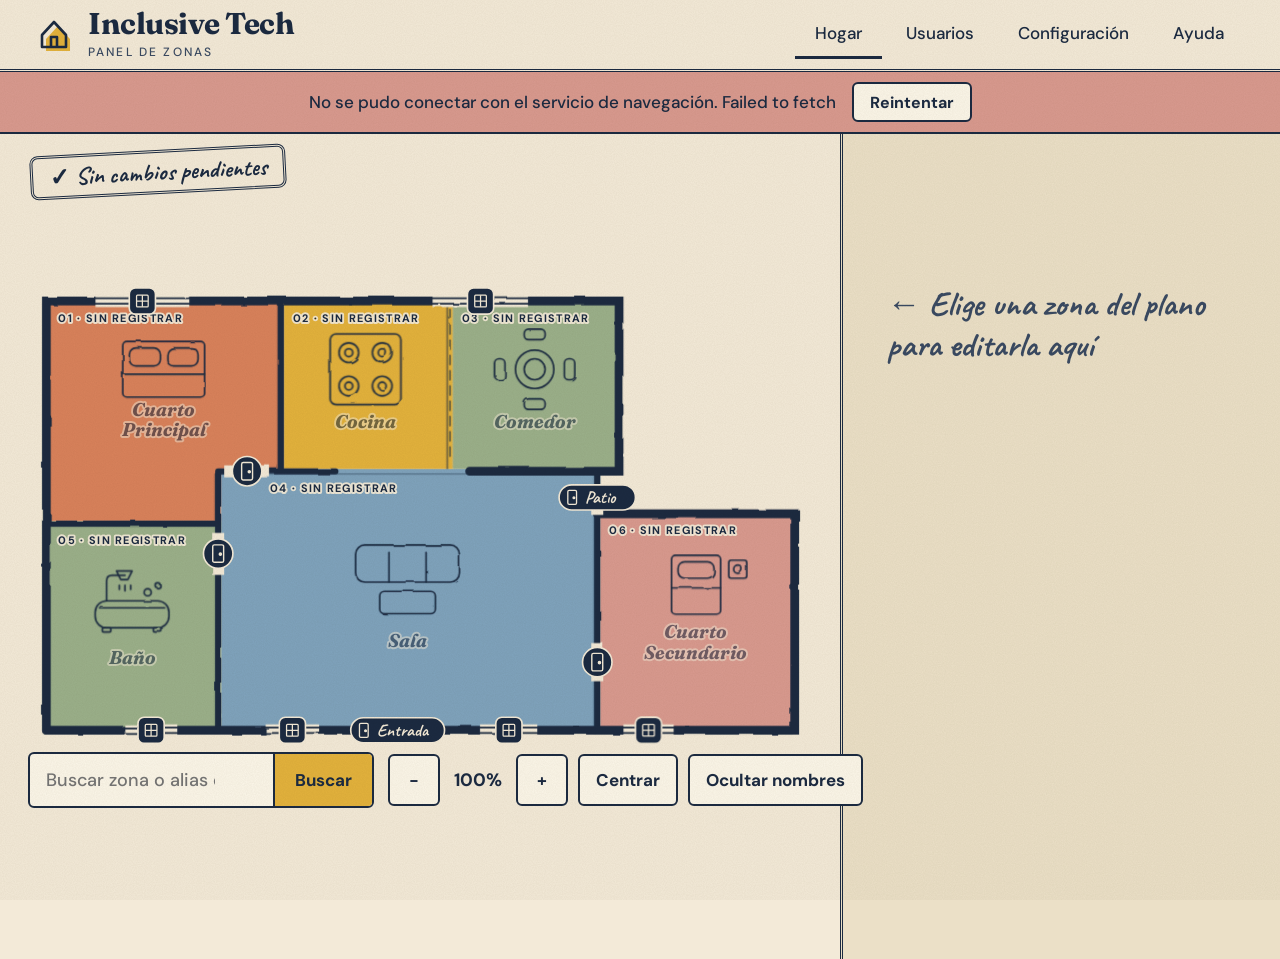
<file: frontend/index.html>
<!DOCTYPE html>
<!--
    Inclusive Tech · Admin panel (Hogar tab: floor plan)
    Structure only. Styles live in css/styles.css, behaviour in js/*.js.
    Scripts are classic <script> tags (no ES modules) so the page works when
    opened directly from disk (file://).
-->
<html lang="es">

<head>
    <meta charset="utf-8">
    <meta name="viewport" content="width=device-width, initial-scale=1, viewport-fit=cover">
    <title>Inclusive Tech · Panel de zonas</title>
    <link rel="preconnect" href="https://fonts.googleapis.com">
    <link rel="preconnect" href="https://fonts.gstatic.com" crossorigin>
    <link
        href="https://fonts.googleapis.com/css2?family=Caveat:wght@500;700&family=DM+Sans:wght@400;500;700&family=Fraunces:opsz,wght@9..144,500;9..144,700&display=swap"
        rel="stylesheet">

    <link rel="stylesheet" href="css/base.css">
    <link rel="stylesheet" href="css/home.css">
    <link rel="stylesheet" href="css/users.css">
</head>

<body>
    <header class="topbar">
        <div class="brand">
            <svg width="40" height="40" viewBox="0 0 40 40" fill="none" stroke="#1b2a41" stroke-width="2.6"
                stroke-linejoin="round" aria-hidden="true">
                <path d="M8 22 20 9l12 13v12H8z" fill="#e3b23c" transform="translate(2 2)" stroke="none" />
                <path d="M6 20 18 7l12 13v12H6zM15 32V22h6v10" />
            </svg>
            <div><b>Inclusive Tech</b><small>Panel de zonas</small></div>
        </div>
        <nav aria-label="Principal">
            <a href="#" data-tab="home" aria-current="page">Hogar</a>
            <a href="#" data-tab="users">Usuarios</a>
            <a href="#" data-tab="settings">Configuración</a>
            <a href="#" data-tab="help">Ayuda</a>
        </nav>
    </header>

    <div id="banner" class="banner" role="alert" hidden>
        <span id="bannerText"></span>
        <button id="bannerRetry" type="button">Reintentar</button>
    </div>

    <main id="stage" data-view="home">
        <div id="side" aria-hidden="true">
            <p id="hint">← Elige una zona del plano para editarla aquí</p>
        </div>

        <div id="stamp" role="status" aria-live="polite">
            <span id="stampIcon">✓</span> <span id="stampText">Sin cambios pendientes</span>
        </div>

        <div id="area">
            <div id="view">
                <svg id="plan" viewBox="30 100 1430 850" role="group"
                    aria-label="Plano de planta de la casa, vista desde arriba">
                    <defs>
                        <filter id="rough" x="-2%" y="-2%" width="104%" height="104%">
                            <feTurbulence type="fractalNoise" baseFrequency=".02" numOctaves="2" seed="4" />
                            <feDisplacementMap in="SourceGraphic" scale="5" />
                        </filter>
                        <pattern id="hatch" width="16" height="16" patternUnits="userSpaceOnUse"
                            patternTransform="rotate(45)">
                            <line x1="0" y1="0" x2="0" y2="16" stroke="#1b2a41" stroke-width="2.2" opacity=".35" />
                        </pattern>
                    </defs>
                    <g id="layer-fill"></g>
                    <g id="layer-furniture" filter="url(#rough)"></g>
                    <g id="layer-walls" filter="url(#rough)" fill="none" stroke="#1b2a41" stroke-linecap="round"
                        stroke-linejoin="miter"></g>
                    <g id="layer-selection" filter="url(#rough)"></g>
                    <g id="layer-hit"></g>
                    <g id="layer-labels"></g>
                    <g id="layer-doors"></g>
                </svg>
            </div>
        </div>

        <div id="bottom">
            <div id="searchWrap">
                <div id="searchNote" role="status" hidden></div>
                <ul id="suggestions" hidden></ul>
                <form id="searchForm" role="search">
                    <input id="searchInput" type="search" placeholder="Buscar zona o alias de voz…"
                        aria-label="Buscar zona por nombre o alias" autocomplete="off">
                    <button type="submit">Buscar</button>
                </form>
            </div>
            <div id="controls">
                <button id="zoomOut" type="button" aria-label="Alejar">−</button>
                <span id="zoomLabel">100%</span>
                <button id="zoomIn" type="button" aria-label="Acercar">+</button>
                <button id="zoomReset" type="button">Centrar</button>
                <button id="toggleNames" type="button">Ocultar nombres</button>
            </div>
        </div>

        <svg id="overlay" aria-hidden="true">
            <defs>
                <mask id="connectorMask" maskUnits="userSpaceOnUse" x="0" y="0" width="3000" height="2000">
                    <path id="connectorMaskPath" pathLength="1" stroke="#fff" stroke-width="10" fill="none" />
                </mask>
            </defs>
            <path id="connectorLine" mask="url(#connectorMask)" fill="none" stroke="#1b2a41" stroke-width="3.4"
                stroke-dasharray="0.1 9" stroke-linecap="round" />
            <g id="pinStart">
                <circle r="9" fill="#c4452f" stroke="#1b2a41" stroke-width="2" />
                <circle cx="-3" cy="-3" r="3" fill="#f4d9d0" />
            </g>
            <circle id="pinEnd" r="5" fill="#fbf6e9" stroke="#1b2a41" stroke-width="2" />
        </svg>

        <aside id="ficha" aria-label="Ficha de la zona seleccionada">
            <i id="fichaAnchor"></i>
            <div class="ficha-head">
                <span class="ficha-zone">Ficha · Zona <b id="fichaNumber"></b></span>
                <button class="close-btn" id="fichaClose" type="button" aria-label="Cerrar ficha">×</button>
            </div>

            <div id="fichaEditable">
                <section class="sec">
                    <label class="sec-title" for="nameInput">Renombrar zona</label>
                    <input id="nameInput" type="text" maxlength="40" autocomplete="off">
                    <p class="field-error" id="nameError" role="alert" hidden></p>
                </section>
                <section class="sec">
                    <span class="sec-title" id="aliasTitle">Alias de voz · <span id="aliasCount">0/5</span></span>
                    <ul id="chips" aria-labelledby="aliasTitle"></ul>
                    <p class="field-error" id="aliasError" role="alert" hidden></p>
                </section>
                <section class="sec">
                    <span class="sec-title">Nombre técnico (Unity)</span>
                    <code id="techName" class="tech-name"></code>
                    <p class="note">Solo lectura: lo define el equipo de desarrollo.</p>
                </section>
            </div>

            <div id="fichaMissing" hidden>
                <section class="sec">
                    <span class="sec-title">Zona sin registrar</span>
                    <p id="missingText" class="note"></p>
                    <p class="note" id="missingHint">Para activarla, registra en Unity un nodo de tipo habitación con el
                        nombre técnico:</p>
                    <code id="missingCode" class="tech-name"></code>
                </section>
            </div>
        </aside>

    </main>

    <main id="usersView" class="users-view" data-view="users" hidden>
        <section class="users-main">
            <div class="users-head">
                <div>
                    <h1 class="users-title">Usuarios de la casa</h1>
                    <p class="note">Personas registradas en el reconocimiento facial. Los usuarios nuevos solo se crean
                        físicamente en la casa.</p>
                </div>
                <div class="users-actions">
                    <button id="usersRefresh" class="btn" type="button">Actualizar</button>
                    <button id="usersChangeKey" class="btn" type="button">Cambiar clave</button>
                </div>
            </div>

            <section id="usersKey" class="key-card" hidden>
                <span class="sec-title">Clave de acceso</span>
                <p class="note">Pega la clave del archivo <code>admin_api_key.txt</code> (en la máquina donde corre la
                    app de reconocimiento facial). Se guarda solo en este navegador.</p>
                <form id="usersKeyForm" autocomplete="off">
                    <input id="usersKeyInput" type="password" aria-label="Clave de acceso"
                        placeholder="Clave de acceso">
                    <button class="btn btn-primary" type="submit">Guardar</button>
                </form>
                <p class="field-error" id="usersKeyError" role="alert" hidden></p>
            </section>

            <p id="usersState" class="users-state" role="status" hidden></p>
            <ul id="usersList" class="users-list"></ul>
        </section>

        <aside class="users-side" aria-label="Detalle del usuario">
            <p id="usersSideHint" class="side-hint">← Elige un usuario para ver su ficha</p>
            <div id="userDetail" class="user-detail" hidden>
                <div class="ficha-head">
                    <span class="ficha-zone">Ficha · Usuario <b id="userDetailId"></b></span>
                    <button class="close-btn" id="userDetailClose" type="button" aria-label="Cerrar ficha">×</button>
                </div>
                <section class="sec">
                    <label class="sec-title" for="userNameInput">Nombre</label>
                    <input id="userNameInput" class="user-name-input" type="text" autocomplete="off">
                    <p class="field-error" id="userNameError" role="alert" hidden></p>
                </section>
                <section class="sec">
                    <span class="sec-title">Rol</span>
                    <span id="userRole" class="user-role"></span>
                </section>
                <section class="sec">
                    <span class="sec-title">Registrado el</span>
                    <p id="userDate" class="user-value"></p>
                </section>
                <section class="sec danger-zone">
                    <span class="sec-title">Eliminar usuario</span>
                    <button id="userDeleteButton" class="btn btn-danger" type="button">Eliminar usuario…</button>
                    <div id="userDeleteConfirm" hidden>
                        <p class="note">Se borrará también su rostro registrado y saldrá del modelo de reconocimiento.
                            Esta acción es definitiva.</p>
                        <div class="confirm-actions">
                            <button id="userDeleteYes" class="btn btn-danger" type="button">Sí, eliminar</button>
                            <button id="userDeleteNo" class="btn" type="button">Cancelar</button>
                        </div>
                    </div>
                    <p class="field-error" id="userDeleteError" role="alert" hidden></p>
                </section>
            </div>
        </aside>
    </main>

    <div id="toast" role="status" aria-live="polite" hidden></div>

    <!-- Compartidos -->
    <script src="js/shared/feedback.js"></script>
    <script src="js/shared/tabs.js"></script>

    <!-- Pestana Hogar -->
    <script src="js/home/nav-api.js"></script>
    <script src="js/home/plan-data.js"></script>
    <script src="js/home/plan-renderer.js"></script>
    <script src="js/home/viewport.js"></script>
    <script src="js/home/connector.js"></script>
    <script src="js/home/home.js"></script>

    <!-- Pestana Usuarios -->
    <script src="js/users/users-api.js"></script>
    <script src="js/users/users.js"></script>
    
    <!-- Arranque -->
    <script src="js/main.js"></script>
</body>

</html>
</file>
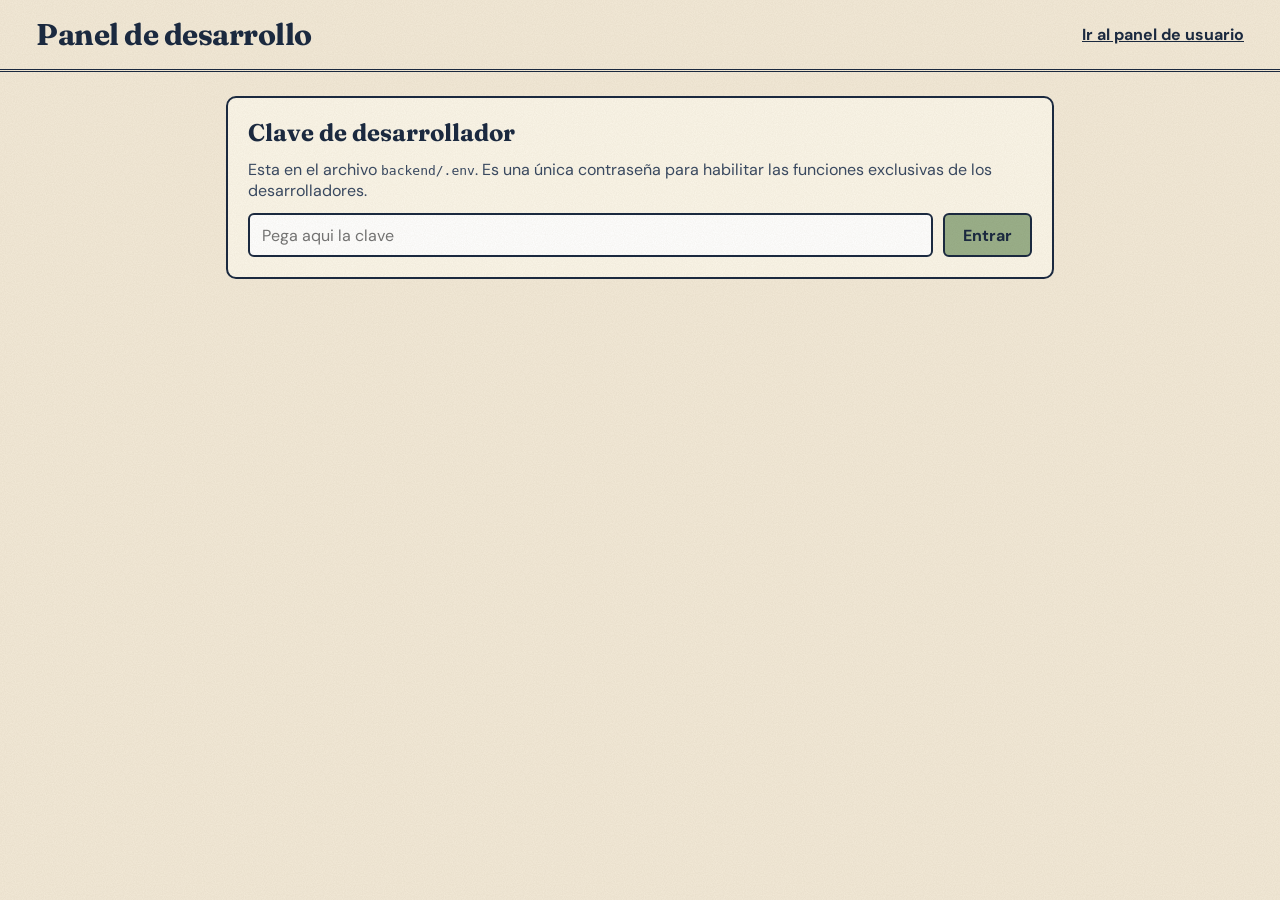
<file: frontend/dev.html>
<!doctype html>
<html lang="es">

<head>
    <meta charset="utf-8">
    <meta name="viewport" content="width=device-width, initial-scale=1">
    <title>Panel de desarrollo · INCLUSIVE_TECH</title>
    <link rel="preconnect" href="https://fonts.googleapis.com">
    <link rel="preconnect" href="https://fonts.gstatic.com" crossorigin>
    <link
        href="https://fonts.googleapis.com/css2?family=Caveat:wght@500;700&family=DM+Sans:wght@400;500;700&family=Fraunces:opsz,wght@9..144,500;9..144,700&display=swap"
        rel="stylesheet">
    <link rel="stylesheet" href="css/base.css">
    <link rel="stylesheet" href="css/dev.css">
</head>

<body>
    <div id="banner" class="banner" role="alert" hidden>
        <span id="bannerText"></span>
        <button id="bannerRetry" type="button">Reintentar</button>
    </div>

    <header class="topbar">
        <div class="brand"><b>Panel de desarrollo</b></div>
        <a class="dev-link" href="index.html">Ir al panel de usuario</a>
    </header>

    <main class="dev-main">
        <section class="dev-card" id="keyCard">
            <h2>Clave de desarrollador</h2>
            <p class="dev-hint">Esta en el archivo <code>backend/.env</code>. Es una única contraseña para
                habilitar las funciones exclusivas de los desarrolladores.</p>
            <form id="keyForm" class="dev-row">
                <input id="keyInput" type="password" autocomplete="off" placeholder="Pega aqui la clave"
                    aria-label="Clave de desarrollador">
                <button type="submit" class="dev-btn">Entrar</button>
                <button type="button" id="keyForget" class="dev-btn dev-btn--ghost" hidden>Olvidar clave</button>
            </form>
        </section>

        <div id="workArea" hidden>
            <nav class="dev-tabs" aria-label="Secciones">
                <a href="#" data-tab="houses" aria-current="page">Casas</a>
                <a href="#" data-tab="devices">Dispositivos</a>
            </nav>

            <div id="housesView">
                <p id="activeWarning" class="dev-warning" hidden></p>

                <section class="dev-card">
                    <h2>Crear casa</h2>
                    <form id="createForm" class="dev-grid">
                        <label>Nombre <input id="createName" maxlength="100" required></label>
                        <label>Descripcion <input id="createDescription" maxlength="300"></label>
                        <button type="submit" class="dev-btn">Crear casa</button>
                    </form>
                </section>

                <section class="dev-card">
                    <h2>Casas registradas</h2>
                    <div id="housesEmpty" class="dev-hint" hidden>No hay casas registradas.</div>
                    <table class="dev-table" id="housesTable">
                        <thead>
                            <tr>
                                <th>ID</th>
                                <th>Nombre</th>
                                <th>Nodos</th>
                                <th></th>
                            </tr>
                        </thead>
                        <tbody id="housesBody"></tbody>
                    </table>
                </section>
            </div>

            <div id="devicesView" hidden>
                <p id="devicesNotice" class="dev-warning" hidden></p>

                <section class="dev-card">
                    <h2>Registrar dispositivo</h2>
                    <p class="dev-hint">Un dispositivo es una unidad que se controla. Por ejemplo, la luz de la sala puede ser UNO solo
                        aunque tenga varias lámparas. Es como si se registrara el interrumptor que enciende y apaga las luces de cada habitación más no las luces como tal. 
                        La clave es el identificador fijo que usará el ESP32 (no se puede
                        cambiar después).</p>
                    <form id="devForm" class="dev-grid dev-grid--devices">
                        <label>Habitación <select id="devRoom" required></select></label>
                        <label>Tipo
                            <select id="devType" required>
                                <option value="light">Luz</option>
                                <option value="door">Puerta</option>
                            </select>
                        </label>
                        <label>Clave (device_key) <input id="devKey" maxlength="50" pattern="[a-z0-9_]+"
                                title="Solo minúsculas, números y guion bajo. Ejemplo: light_sala" required
                                autocomplete="off"></label>
                        <label>Nombre visible <input id="devName" maxlength="100" required autocomplete="off"></label>
                        <button type="submit" class="dev-btn">Registrar dispositivo</button>
                    </form>
                </section>

                <section class="dev-card">
                    <h2>Dispositivos de la casa activa</h2>
                    <div id="devicesEmpty" class="dev-hint" hidden>Aún no hay dispositivos registrados.</div>
                    <table class="dev-table" id="devicesTable">
                        <thead>
                            <tr>
                                <th>Habitación</th>
                                <th>Tipo</th>
                                <th>Clave</th>
                                <th>Nombre visible</th>
                                <th></th>
                            </tr>
                        </thead>
                        <tbody id="devicesBody"></tbody>
                    </table>
                </section>
            </div>
        </div>
    </main>

    <dialog id="deleteDialog" class="dev-dialog">
        <form method="dialog" id="deleteForm">
            <h2>Eliminar casa</h2>
            <p id="deleteMessage"></p>
            <p id="deleteActive" class="dev-warning" hidden>Esta es la casa ACTIVA. Si la eliminas, el sistema usara la
                siguiente casa (la de menor ID) o quedara sin casa si no existe otra.</p>
            <label>Escribe el nombre exacto para confirmar
                <input id="deleteConfirm" autocomplete="off">
            </label>
            <div class="dev-row">
                <button type="button" id="deleteCancel" class="dev-btn dev-btn--ghost">Cancelar</button>
                <button type="submit" id="deleteOk" class="dev-btn dev-btn--danger" disabled>Eliminar para
                    siempre</button>
            </div>
        </form>
    </dialog>

    <dialog id="renameDialog" class="dev-dialog">
        <form method="dialog" id="renameForm">
            <h2>Renombrar dispositivo</h2>
            <p id="renameMessage"></p>
            <label>Nuevo nombre visible
                <input id="renameInput" maxlength="100" required autocomplete="off">
            </label>
            <div class="dev-row">
                <button type="button" id="renameCancel" class="dev-btn dev-btn--ghost">Cancelar</button>
                <button type="submit" class="dev-btn">Guardar</button>
            </div>
        </form>
    </dialog>

    <dialog id="deviceDeleteDialog" class="dev-dialog">
        <form method="dialog" id="deviceDeleteForm">
            <h2>Eliminar dispositivo</h2>
            <p id="deviceDeleteMessage"></p>
            <div class="dev-row">
                <button type="button" id="deviceDeleteCancel" class="dev-btn dev-btn--ghost">Cancelar</button>
                <button type="submit" class="dev-btn dev-btn--danger">Eliminar</button>
            </div>
        </form>
    </dialog>

    <div id="toast" role="status" aria-live="polite" hidden></div>

    <script src="js/shared/feedback.js"></script>
    <script src="js/shared/tabs.js"></script>
    <script src="js/dev/dev-api.js"></script>
    <script src="js/dev/dev.js"></script>
    <script src="js/dev/devices.js"></script>
    <script src="js/dev/dev-main.js"></script>
</body>

</html>
</file>
<file: frontend/css/base.css>
/* ============================================================================
    Inclusive Tech - estilos base (compartidos por todas las pestanas)
    Contenido: tokens de diseno, base, encabezado, componentes compartidos
    (campos, botones, fichas), avisos (toast, banner) y responsive del encabezado.
============================================================================ */

/* 1. Design tokens ---------------------------------------------------------- */

:root {
	--paper: #f3ead8;
	--card: #fbf6e9;
	--ink: #1b2a41;
	--ink-soft: #3a4a62;
	--mustard: #e3b23c;
	--sage: #9bb08a;
	--blue: #8fb0c9;
	--rose: #d99a8f;
	--danger: #a8321f;
	--serif: Fraunces, Georgia, 'Times New Roman', serif;
	--hand: Caveat, 'Comic Sans MS', cursive;
	--sans: 'DM Sans', system-ui, sans-serif;
	--side-width: 440px;
	--header-height: 72px;
	color-scheme: light;
}

/* 2. Base --------------------------------------------------------------------- */

* {
	box-sizing: border-box;
}

body {
	margin: 0;
	background: var(--paper);
	color: var(--ink);
	font-family: var(--sans);
}

body::before {
	/* paper grain */
	content: "";
	position: fixed;
	inset: 0;
	pointer-events: none;
	z-index: 50;
	opacity: .5;
	mix-blend-mode: multiply;
	background: url("data:image/svg+xml,%3Csvg xmlns='http://www.w3.org/2000/svg' width='200' height='200'%3E%3Cfilter id='n'%3E%3CfeTurbulence type='fractalNoise' baseFrequency='.9' numOctaves='2' stitchTiles='stitch'/%3E%3CfeColorMatrix values='0 0 0 0 .3 0 0 0 0 .25 0 0 0 0 .15 0 0 0 .22 0'/%3E%3C/filter%3E%3Crect width='200' height='200' filter='url(%23n)'/%3E%3C/svg%3E");
}

:focus-visible {
	outline: 3px solid var(--ink);
	outline-offset: 3px;
}

button {
	font-family: inherit;
	color: var(--ink);
	cursor: pointer;
}

[hidden] {
	display: none !important;
}

/* 3. Header ------------------------------------------------------------------- */

.topbar {
	height: var(--header-height);
	display: flex;
	align-items: center;
	justify-content: space-between;
	padding: 0 36px;
	border-bottom: 3px double var(--ink);
}

.brand {
	display: flex;
	gap: 12px;
	align-items: center;
}

.brand b {
	font: 700 30px/1 var(--serif);
	letter-spacing: -.5px;
}

.brand small {
	display: block;
	font: 500 12px var(--sans);
	letter-spacing: .18em;
	text-transform: uppercase;
	color: var(--ink-soft);
	margin-top: 5px;
}

nav {
	display: flex;
	gap: 4px;
}

nav a {
	min-height: 48px;
	padding: 0 20px;
	display: flex;
	align-items: center;
	font: 500 17px var(--sans);
	color: var(--ink);
	text-decoration: none;
	border-bottom: 3px solid transparent;
}

nav a:hover,
nav a[aria-current="page"] {
	border-color: var(--ink);
}

/* 4. Componentes compartidos ---------------------------------------------------- */

.close-btn {
	width: 48px;
	height: 48px;
	border: 2px solid var(--ink);
	border-radius: 50%;
	background: none;
	font-size: 26px;
	line-height: 1;
}

.close-btn:hover {
	background: var(--rose);
}

.sec {
	border-top: 1.5px solid var(--ink);
	padding: 12px 0 16px;
}

.sec-title {
	display: block;
	font: 700 13px var(--sans);
	letter-spacing: .14em;
	text-transform: uppercase;
	color: var(--ink-soft);
	margin-bottom: 9px;
}

.field-error {
	margin: 8px 0 0;
	font: 500 15px var(--sans);
	color: var(--danger);
}

.note {
	margin: 6px 0 0;
	font: italic 500 16px var(--serif);
	color: var(--ink-soft);
}

.note+ .tech-name {
	margin-top: 14px;
}

.tech-name {
	display: inline-block;
	padding: 6px 10px;
	background: var(--paper);
	border: 1.5px dashed var(--ink);
	border-radius: 3px;
	font: 500 15px ui-monospace, Consolas, monospace;
	word-break: break-all;
}

.is-busy {
	opacity: .6;
	pointer-events: none;
}

/* 5. Avisos: toast y banner ------------------------------------------------------ */

#toast {
	position: fixed;
	left: 50%;
	bottom: 24px;
	transform: translateX(-50%);
	z-index: 10;
	background: var(--ink);
	color: var(--paper);
	padding: 12px 22px;
	border-radius: 6px;
	font: 500 17px var(--sans);
	max-width: 80%;
}

.banner {
	display: flex;
	gap: 16px;
	align-items: center;
	justify-content: center;
	padding: 10px 16px;
	background: var(--rose);
	border-bottom: 2px solid var(--ink);
	font: 500 17px var(--sans);
}

.banner button {
	min-height: 40px;
	padding: 0 16px;
	border: 2px solid var(--ink);
	border-radius: 6px;
	background: var(--card);
	font: 700 16px var(--sans);
}

/* 6. Responsive del encabezado y movimiento reducido ---------------------------- */

@media (max-width: 1100px) {
	.topbar {
		padding: 0 14px;
	}
}

@media (max-width: 700px) {
	.topbar {
		height: auto;
		flex-wrap: wrap;
		gap: 4px;
		padding: 8px 12px 0;
	}
	.brand b {
		font-size: 24px;
	}
	.brand small {
		display: none;
	}
	nav {
		width: 100%;
		overflow-x: auto;
	}
	nav a {
		min-height: 44px;
		padding: 0 12px;
		font-size: 15px;
		white-space: nowrap;
	}
}

@media (prefers-reduced-motion: reduce) {
	* {
		animation: none !important;
		transition: none !important;
	}
}
</file>
<file: frontend/css/home.css>
/* ============================================================================
    Inclusive Tech - estilos de la pestana Hogar (plano de zonas)
    Contenido: escenario, plano SVG, controles inferiores, ficha, sello de guardado
    y responsive propio de Hogar. Depende de base.css.
============================================================================ */

/* 4. Stage ---------------------------------------------------------------------- */

#stage {
	position: relative;
	height: max(600px, calc(100vh - 75px));
	overflow: hidden;
}

#area {
	position: absolute;
	inset: 0 var(--side-width) 0 0;
	overflow: hidden;
	cursor: grab;
	touch-action: none;
	user-select: none;
}

#area.is-panning {
	cursor: grabbing;
}

#side {
	position: absolute;
	top: 0;
	right: 0;
	bottom: 0;
	width: var(--side-width);
	z-index: 4;
	background: #ebe0c7;
	border-left: 3px double var(--ink);
}

#hint {
	position: absolute;
	left: 44px;
	right: 52px;
	top: 150px;
	margin: 0;
	font: 700 34px/1.2 var(--hand);
	color: var(--ink-soft);
	transition: opacity .4s;
}

#stage.has-picked #hint {
	opacity: 0;
}

#view {
	position: absolute;
	left: 0;
	top: 0;
	transform-origin: 0 0;
}

#view.is-animated {
	transition: transform .45s cubic-bezier(.2, .7, .2, 1);
}

#plan {
	display: block;
	height: auto;
}

/* 5. Plan (SVG) ---------------------------------------------------------------- */

.ink {
	stroke-dasharray: 1;
	stroke-dashoffset: 1;
	animation: draw 1.3s cubic-bezier(.5, .1, .3, 1) forwards;
	animation-delay: var(--d, 0s);
}

@keyframes draw {
	to {
		stroke-dashoffset: 0;
	}
}

#layer-fill {
	animation: fade 1s 1.2s both;
}

@keyframes fade {
	from {
		opacity: 0;
	}
}

.zone-fill {
	transition: fill-opacity .45s;
}

.zone-outline,
.zone-furniture,
.zone-label {
	transition: opacity .4s;
}

.has-selection .zone-fill:not(.is-picked) {
	fill-opacity: .16;
}

.has-selection .zone-outline:not(.is-picked) {
	opacity: .25;
}

.has-selection .zone-furniture:not(.is-picked) {
	opacity: .4;
}

.has-selection .zone-label:not(.is-active) {
	opacity: .7;
}

.zone-hatch {
	opacity: 0;
	transition: opacity .4s;
}

.zone-hatch.is-picked {
	opacity: .6;
}

.zone-select {
	fill: none;
	stroke: var(--ink);
	stroke-width: 13;
	stroke-linejoin: round;
	opacity: 0;
	transition: opacity .3s, stroke-width .3s;
}

.zone-select.is-hover {
	opacity: .5;
	stroke-width: 7;
}

.zone-select.is-picked {
	opacity: 1;
}

.zone-select.is-ping {
	animation: ping .8s ease-in-out 3;
}

@keyframes ping {
	50% {
		stroke-width: 30;
	}
}

#layer-walls,
#layer-selection,
#layer-labels,
#layer-doors {
	pointer-events: none;
}

.zone-hit {
	fill: none;
	pointer-events: all;
	cursor: pointer;
	outline: none;
}

.zone-label text {
	fill: var(--ink);
	stroke: rgba(243, 234, 216, .92);
	stroke-width: 7px;
	paint-order: stroke;
	stroke-linejoin: round;
}

.label-name {
	font: 700 34px var(--serif);
}

.label-alias {
	font: 700 38px var(--hand);
}

.label-marker {
	font: 700 20px var(--sans);
	letter-spacing: .12em;
}

.zone-label.is-active .label-name {
	text-decoration: underline;
	text-decoration-thickness: 3px;
	text-underline-offset: 6px;
}

.zone-label.is-unregistered .label-name,
.zone-label.is-unregistered .label-alias {
	opacity: .55;
	font-style: italic;
}

.names-hidden .label-name,
.names-hidden .label-alias,
.names-hidden .door-text {
	opacity: 0;
}

.door-text {
	font: 700 32px var(--hand);
	fill: #f3ead8;
}

/* 6. Controles inferiores (busqueda + zoom) ----------------------------------------- */

#bottom {
	position: absolute;
	left: 28px;
	right: calc(var(--side-width)+ 28px);
	bottom: 22px;
	z-index: 8;
	display: flex;
	gap: 14px;
	align-items: center;
}

#searchWrap {
	position: relative;
	flex: 1 1 260px;
	min-width: 200px;
}

#searchForm {
	position: relative;
	z-index: 10;
	display: flex;
	border: 2px solid var(--ink);
	border-radius: 6px;
	background: var(--card);
	overflow: hidden;
}

#searchForm:focus-within {
	outline: 3px solid var(--ink);
	outline-offset: 3px;
}

#searchInput {
	flex: 1;
	min-width: 0;
	min-height: 52px;
	border: 0;
	background: transparent;
	font: 500 18px var(--sans);
	padding: 0 16px;
	color: var(--ink);
	outline: none;
}

/* Boton de borrar (x) del campo de busqueda */

#searchInput::-webkit-search-cancel-button {
	-webkit-appearance: none;
	appearance: none;
	width: 28px;
	height: 28px;
	margin: 0 10px 0 4px;
	cursor: pointer;
	border-radius: 50%;
	background: center / 100% no-repeat url("data:image/svg+xml,%3Csvg xmlns='http://www.w3.org/2000/svg' viewBox='0 0 28 28'%3E%3Ccircle cx='14' cy='14' r='12' fill='none' stroke='%231b2a41' stroke-width='2'/%3E%3Cpath d='M9.5 9.5l9 9M18.5 9.5l-9 9' stroke='%231b2a41' stroke-width='2.2' stroke-linecap='round'/%3E%3C/svg%3E");
}

#searchInput::-webkit-search-cancel-button:hover {
	background-color: var(--rose);
}

#searchForm button {
	min-height: 52px;
	padding: 0 20px;
	border: 0;
	border-left: 2px solid var(--ink);
	background: var(--mustard);
	font: 700 17px var(--sans);
}

#searchForm button:hover {
	background: var(--sage);
}

#searchNote,
#suggestions {
	position: absolute;
	left: 0;
	bottom: calc(100%+ 14px);
	z-index: 9;
}

#searchNote {
	background: var(--card);
	border: 2px solid var(--ink);
	border-radius: 4px;
	padding: 10px 16px;
	font: italic 500 18px var(--serif);
	max-width: 100%;
}

#suggestions {
	list-style: none;
	margin: 0;
	padding: 4px;
	background: var(--card);
	border: 2px solid var(--ink);
	border-radius: 4px;
	min-width: 100%;
}

#suggestions button {
	display: block;
	width: 100%;
	text-align: left;
	min-height: 48px;
	padding: 0 12px;
	border: 0;
	background: none;
	font: 500 17px var(--sans);
}

#suggestions button:hover,
#suggestions button:focus-visible {
	background: var(--mustard);
}

#controls {
	display: flex;
	flex-wrap: wrap;
	gap: 10px;
	align-items: center;
	justify-content: flex-end;
}

#controls button {
	min-width: 52px;
	min-height: 52px;
	border: 2px solid var(--ink);
	border-radius: 6px;
	background: var(--card);
	font: 700 17px var(--sans);
	padding: 0 16px;
}

#controls button:hover {
	background: var(--mustard);
}

#zoomLabel {
	font: 700 18px var(--sans);
	min-width: 56px;
	text-align: center;
}

/* Superposición de conectores */

#overlay {
	position: absolute;
	inset: 0;
	width: 100%;
	height: 100%;
	z-index: 6;
	pointer-events: none;
	display: none;
}

#connectorMaskPath {
	stroke-dasharray: 1;
	stroke-dashoffset: 1;
}

#overlay.is-drawing #connectorMaskPath {
	animation: draw .9s .1s ease both;
}

/* 7. Ficha --------------------------------------------------------------------- */

#ficha {
	position: absolute;
	right: 48px;
	top: 20px;
	width: 380px;
	z-index: 7;
	background: var(--card);
	border: 2px solid var(--ink);
	border-radius: 4px;
	padding: 22px 22px 8px;
	box-shadow: 5px 5px 0 rgba(27, 42, 65, .18);
	opacity: 0;
	visibility: hidden;
	transform: translateX(26px) rotate(1.6deg);
	transition: opacity .5s, transform .55s cubic-bezier(.2, .7, .2, 1), visibility 0s .55s;
}

#ficha.is-visible {
	opacity: 1;
	visibility: visible;
	transform: rotate(-.8deg);
	transition-delay: 0s;
}

#ficha::before {
	content: "";
	position: absolute;
	top: -15px;
	left: 50%;
	width: 120px;
	height: 30px;
	margin-left: -60px;
	background: rgba(227, 178, 60, .78);
	transform: rotate(2deg);
	border-left: 2px dashed rgba(27, 42, 65, .25);
	border-right: 2px dashed rgba(27, 42, 65, .25);
}

#fichaAnchor {
	position: absolute;
	left: -3px;
	top: 50px;
	width: 6px;
	height: 6px;
}

.ficha-head {
	display: flex;
	justify-content: space-between;
	align-items: center;
	margin-bottom: 6px;
}

.ficha-zone {
	font: italic 500 17px var(--serif);
}

.ficha-zone b {
	font: 700 24px var(--serif);
	font-style: normal;
}

#nameInput {
	width: 100%;
	min-height: 54px;
	font: 700 24px var(--serif);
	color: var(--ink);
	background: var(--paper);
	border: 2px solid var(--ink);
	border-radius: 4px;
	padding: 0 14px;
}

#chips {
	list-style: none;
	margin: 0;
	padding: 0;
	display: flex;
	flex-wrap: wrap;
	gap: 10px;
}

.chip {
	display: flex;
	align-items: center;
	min-height: 48px;
	padding: 0 4px 0 14px;
	border: 1.5px solid var(--ink);
	border-radius: 3px;
	font: 700 23px var(--hand);
	background: var(--mustard);
}

.chip:nth-child(4n+2) {
	background: var(--sage);
	transform: rotate(1.2deg);
}

.chip:nth-child(4n+3) {
	background: var(--blue);
	transform: rotate(-1deg);
}

.chip:nth-child(4n) {
	background: var(--rose);
}

.chip button {
	width: 40px;
	height: 40px;
	border: 0;
	background: none;
	font-size: 24px;
	border-radius: 50%;
}

.chip button:hover {
	background: rgba(27, 42, 65, .18);
}

.chip input {
	font: 700 22px var(--hand);
	width: 150px;
	min-height: 44px;
	border: 0;
	background: transparent;
	color: var(--ink);
	outline: none;
}

.add-chip {
	width: 52px;
	height: 48px;
	border: 2px dashed var(--ink);
	border-radius: 3px;
	background: none;
	font: 700 28px var(--sans);
}

.add-chip:hover {
	background: var(--mustard);
}

/* Sello de guardado */

#stamp {
	position: absolute;
	left: 30px;
	top: 16px;
	z-index: 8;
	font: 700 24px var(--hand);
	border: 3px double var(--ink);
	border-radius: 8px;
	padding: 4px 16px;
	transform: rotate(-3deg);
	background: var(--paper);
}

#stamp.is-saving {
	opacity: .6;
}

#stamp.is-failed {
	border-color: var(--danger);
	color: var(--danger);
}

#stamp.is-pop {
	animation: pop .5s;
}

@keyframes pop {
	30% {
		transform: rotate(-5deg) scale(1.1);
	}
}

/* Responsive de Hogar
    Escritorio (>1100px): plano + panel lateral, los controles siguen al plano (los fija JS).
    Apilado (<=1100px): sello, plano, controles y ficha fluyen de arriba hacia abajo. 
*/

@media (max-width: 1100px) {
	#side {
		display: none;
	}
	#stage {
		height: auto;
		overflow: visible;
		padding: 0 0 24px;
	}
	#stamp {
		position: relative;
		left: auto;
		top: auto;
		display: inline-block;
		margin: 14px 16px 0;
		font-size: 20px;
	}
	#area {
		position: relative;
		inset: auto;
		height: 360px;
		/* la altura real la fija viewport.js */
	}
	#bottom {
		position: relative;
		left: auto;
		right: auto;
		top: auto;
		bottom: auto;
		flex-wrap: wrap;
		padding: 12px 16px 0;
	}
	#searchWrap {
		flex: 1 1 100%;
	}
	#controls {
		justify-content: flex-start;
	}
	#ficha {
		position: relative;
		right: auto;
		top: auto;
		width: min(380px, calc(100% - 32px));
		margin: 28px auto 0;
	}
	#ficha:not(.is-visible) {
		display: none;
	}
}

@media (max-width: 700px) {
	.label-name {
		font-size: 44px;
	}
	.label-alias {
		display: none;
	}
	.label-marker {
		font-size: 24px;
	}
	#controls button {
		min-width: 48px;
		min-height: 48px;
		padding: 0 12px;
		font-size: 15px;
	}
}

@media (prefers-reduced-motion: reduce) {
	.ink,
	#connectorMaskPath {
		stroke-dashoffset: 0;
	}
}
</file>
<file: frontend/css/users.css>
/* ============================================================================
    Inclusive Tech - estilos de la pestana Usuarios
    Contenido: distribucion (lista + panel lateral), tarjetas de usuario,
    ficha de detalle, tarjeta de clave de acceso y responsive.
    Depende de base.css (tokens y componentes compartidos).
============================================================================ */

/* 1. Distribucion ---------------------------------------------------------------- */

.users-view {
	position: relative;
	display: grid;
	grid-template-columns: 1fr var(--side-width);
	min-height: max(600px, calc(100vh - 75px));
}

.users-main {
	padding: 28px 36px 40px;
	min-width: 0;
}

.users-side {
	position: relative;
	background: #ebe0c7;
	border-left: 3px double var(--ink);
	padding: 28px 48px 40px;
}

.side-hint {
	margin: 120px 0 0;
	font: 700 34px/1.2 var(--hand);
	color: var(--ink-soft);
}

.users-head {
	display: flex;
	justify-content: space-between;
	align-items: flex-start;
	gap: 16px;
	flex-wrap: wrap;
	margin-bottom: 22px;
}

.users-title {
	margin: 0;
	font: 700 34px/1.1 var(--serif);
}

.users-head .note {
	max-width: 560px;
}

.users-actions {
	display: flex;
	gap: 10px;
	flex-wrap: wrap;
}

.btn {
	min-height: 48px;
	padding: 0 18px;
	border: 2px solid var(--ink);
	border-radius: 6px;
	background: var(--card);
	font: 700 16px var(--sans);
}

.btn:hover {
	background: var(--mustard);
}

.btn-primary {
	background: var(--mustard);
}

.btn-primary:hover {
	background: var(--sage);
}

.btn-danger {
	background: var(--card);
	border-color: var(--danger);
	color: var(--danger);
}

.btn-danger:hover {
	background: var(--danger);
	color: var(--card);
}

.users-state {
	margin: 8px 0 18px;
	font: italic 500 19px var(--serif);
	color: var(--ink-soft);
}

/* 2. Tarjeta de clave de acceso ---------------------------------------------------- */

.key-card {
	max-width: 520px;
	margin: 0 0 24px;
	padding: 20px 22px;
	background: var(--card);
	border: 2px solid var(--ink);
	border-radius: 4px;
	box-shadow: 5px 5px 0 rgba(27, 42, 65, .18);
}

.key-card form {
	display: flex;
	gap: 10px;
	flex-wrap: wrap;
	margin-top: 10px;
}

.key-card input {
	flex: 1 1 220px;
	min-width: 0;
	min-height: 48px;
	padding: 0 14px;
	border: 2px solid var(--ink);
	border-radius: 4px;
	background: var(--paper);
	font: 500 17px ui-monospace, Consolas, monospace;
	color: var(--ink);
}

/* 3. Lista de usuarios -------------------------------------------------------------- */

.users-list {
	list-style: none;
	margin: 0;
	padding: 0;
	display: grid;
	grid-template-columns: repeat(auto-fill, minmax(260px, 1fr));
	gap: 16px;
}

.user-card {
	display: flex;
	align-items: center;
	gap: 14px;
	width: 100%;
	min-height: 84px;
	padding: 12px 16px;
	text-align: left;
	background: var(--card);
	border: 2px solid var(--ink);
	border-radius: 4px;
	box-shadow: 4px 4px 0 rgba(27, 42, 65, .14);
	transition: transform .2s, box-shadow .2s;
}

.user-card:hover {
	transform: translateY(-2px);
	box-shadow: 6px 6px 0 rgba(27, 42, 65, .18);
}

.user-card.is-selected {
	background: #fff9e8;
	box-shadow: 6px 6px 0 var(--ink);
}

.user-avatar {
	flex: none;
	display: grid;
	place-items: center;
	width: 52px;
	height: 52px;
	border: 2px solid var(--ink);
	border-radius: 50%;
	font: 700 26px var(--serif);
}

.user-info {
	display: flex;
	flex-direction: column;
	gap: 6px;
	min-width: 0;
}

.user-name {
	font: 700 22px/1.1 var(--serif);
	overflow: hidden;
	text-overflow: ellipsis;
	white-space: nowrap;
}

.user-role {
	align-self: flex-start;
	padding: 2px 10px;
	border: 1.5px solid var(--ink);
	border-radius: 20px;
	font: 700 12px var(--sans);
	letter-spacing: .08em;
	text-transform: uppercase;
	background: var(--paper);
}

.user-role.is-admin {
	background: var(--mustard);
}

/* 4. Ficha de detalle --------------------------------------------------------------- */

.user-detail {
	position: relative;
	background: var(--card);
	border: 2px solid var(--ink);
	border-radius: 4px;
	padding: 22px 22px 8px;
	box-shadow: 5px 5px 0 rgba(27, 42, 65, .18);
	opacity: 0;
	transform: translateX(26px) rotate(1.6deg);
	transition: opacity .5s, transform .55s cubic-bezier(.2, .7, .2, 1);
}

.user-detail.is-visible {
	opacity: 1;
	transform: rotate(-.8deg);
}

.user-detail::before {
	content: "";
	position: absolute;
	top: -15px;
	left: 50%;
	width: 120px;
	height: 30px;
	margin-left: -60px;
	background: rgba(227, 178, 60, .78);
	transform: rotate(2deg);
	border-left: 2px dashed rgba(27, 42, 65, .25);
	border-right: 2px dashed rgba(27, 42, 65, .25);
}

.user-name-input {
	width: 100%;
	min-height: 54px;
	font: 700 24px var(--serif);
	color: var(--ink);
	background: var(--paper);
	border: 2px solid var(--ink);
	border-radius: 4px;
	padding: 0 14px;
}

.user-value {
	margin: 0;
	font: 500 18px var(--sans);
}

.user-detail .user-role {
	display: inline-block;
	font-size: 13px;
}

.danger-zone .note {
	margin-bottom: 12px;
}

.confirm-actions {
	display: flex;
	gap: 10px;
	flex-wrap: wrap;
}

/* 5. Responsive ----------------------------------------------------------------------- */

@media (max-width: 1100px) {
	.users-view {
		display: block;
		min-height: 0;
	}
	.users-main {
		padding: 20px 16px 8px;
	}
	.users-side {
		border-left: 0;
		border-top: 3px double var(--ink);
		padding: 28px 16px 32px;
	}
	.side-hint {
		display: none;
	}
	.user-detail {
		width: min(380px, 100%);
		margin: 0 auto;
	}
	.user-detail[hidden] {
		display: none;
	}
}

@media (max-width: 700px) {
	.users-title {
		font-size: 28px;
	}
	.users-list {
		grid-template-columns: 1fr;
	}
}

@media (prefers-reduced-motion: reduce) {
	.user-detail,
	.user-card {
		transition: none !important;
	}
}
</file>
<file: frontend/css/dev.css>
/* dev.css: Estilos propios del panel de desarrollo (se reusan variables de base.css) */

.dev-link {
	color: var(--ink);
	font-weight: 700;
}

.dev-main {
	max-width: 860px;
	margin: 0 auto;
	padding: 24px 16px 64px;
	display: grid;
	gap: 20px;
}

.dev-card {
	background: var(--card);
	border: 2px solid var(--ink);
	border-radius: 10px;
	padding: 20px;
}

.dev-card h2 {
	margin: 0 0 12px;
	font: 700 24px var(--serif);
}

.dev-hint {
	color: var(--ink-soft);
	margin: 0 0 12px;
}

.dev-warning {
	background: var(--mustard);
	border: 2px solid var(--ink);
	border-radius: 8px;
	padding: 10px 14px;
	font-weight: 500;
}

.dev-row {
	display: flex;
	gap: 10px;
	flex-wrap: wrap;
	align-items: center;
}

.dev-grid {
	display: grid;
	gap: 12px;
	grid-template-columns: 1fr 1fr auto;
	align-items: end;
}

.dev-grid label,
.dev-dialog label {
	display: grid;
	gap: 4px;
	font-weight: 500;
}

input {
	min-height: 44px;
	padding: 0 12px;
	border: 2px solid var(--ink);
	border-radius: 6px;
	background: #fff;
	font: 400 16px var(--sans);
	color: var(--ink);
}

#keyInput {
	flex: 1;
	min-width: 220px;
}

.dev-btn {
	min-height: 44px;
	padding: 0 18px;
	border: 2px solid var(--ink);
	border-radius: 6px;
	background: var(--sage);
	font: 700 16px var(--sans);
}

.dev-btn--ghost {
	background: var(--card);
}

.dev-btn--danger {
	background: var(--danger);
	color: #fff;
}

.dev-btn:disabled {
	opacity: .45;
	cursor: not-allowed;
}

.dev-table {
	width: 100%;
	border-collapse: collapse;
}

.dev-table th,
.dev-table td {
	text-align: left;
	padding: 10px 8px;
	border-bottom: 1px solid var(--ink-soft);
}

.dev-badge {
	margin-left: 8px;
	padding: 2px 8px;
	border: 2px solid var(--ink);
	border-radius: 999px;
	background: var(--blue);
	font: 700 13px var(--sans);
}

.dev-dialog {
	max-width: 480px;
	border: 3px solid var(--ink);
	border-radius: 10px;
	background: var(--card);
	color: var(--ink);
}

.dev-dialog {
	box-shadow: 0 20px 60px rgba(0, 0, 0, .45);
}

.dev-dialog::backdrop {
	background: rgba(27, 42, 65, .5);
	backdrop-filter: blur(6px);
	-webkit-backdrop-filter: blur(6px);
}

.dev-dialog h2 {
	margin-top: 0;
	font: 700 24px var(--serif);
}

.dev-dialog .dev-row {
	margin-top: 16px;
	justify-content: flex-end;
}

#toast {
	position: fixed;
	bottom: 24px;
	left: 50%;
	transform: translateX(-50%);
	background: var(--ink);
	color: var(--card);
	padding: 12px 20px;
	border-radius: 8px;
	z-index: 60;
}

@media (max-width: 640px) {
	.dev-grid {
		grid-template-columns: 1fr;
	}
}

/* Pestanias de la pagina de desarrollo y formulario de dispositivos */

.dev-tabs {
	margin-bottom: 16px;
	border-bottom: 2px solid var(--ink);
}

#housesView,
#devicesView {
	display: grid;
	gap: 20px;
}

.dev-grid--devices {
	grid-template-columns: 1fr 1fr;
}

.dev-grid--devices .dev-btn {
	grid-column: 1 / -1;
	justify-self: start;
}

select {
	min-height: 44px;
	padding: 0 10px;
	border: 2px solid var(--ink);
	border-radius: 6px;
	background: #fff;
	font: 400 16px var(--sans);
	color: var(--ink);
}

.dev-table code {
	font: 500 14px ui-monospace, Consolas, monospace;
	background: var(--paper);
	padding: 2px 6px;
	border-radius: 4px;
}

.dev-table .dev-row {
	flex-wrap: nowrap;
}

.dev-btn--small {
	min-height: 36px;
	padding: 0 12px;
	font-size: 14px;
}
</file>
